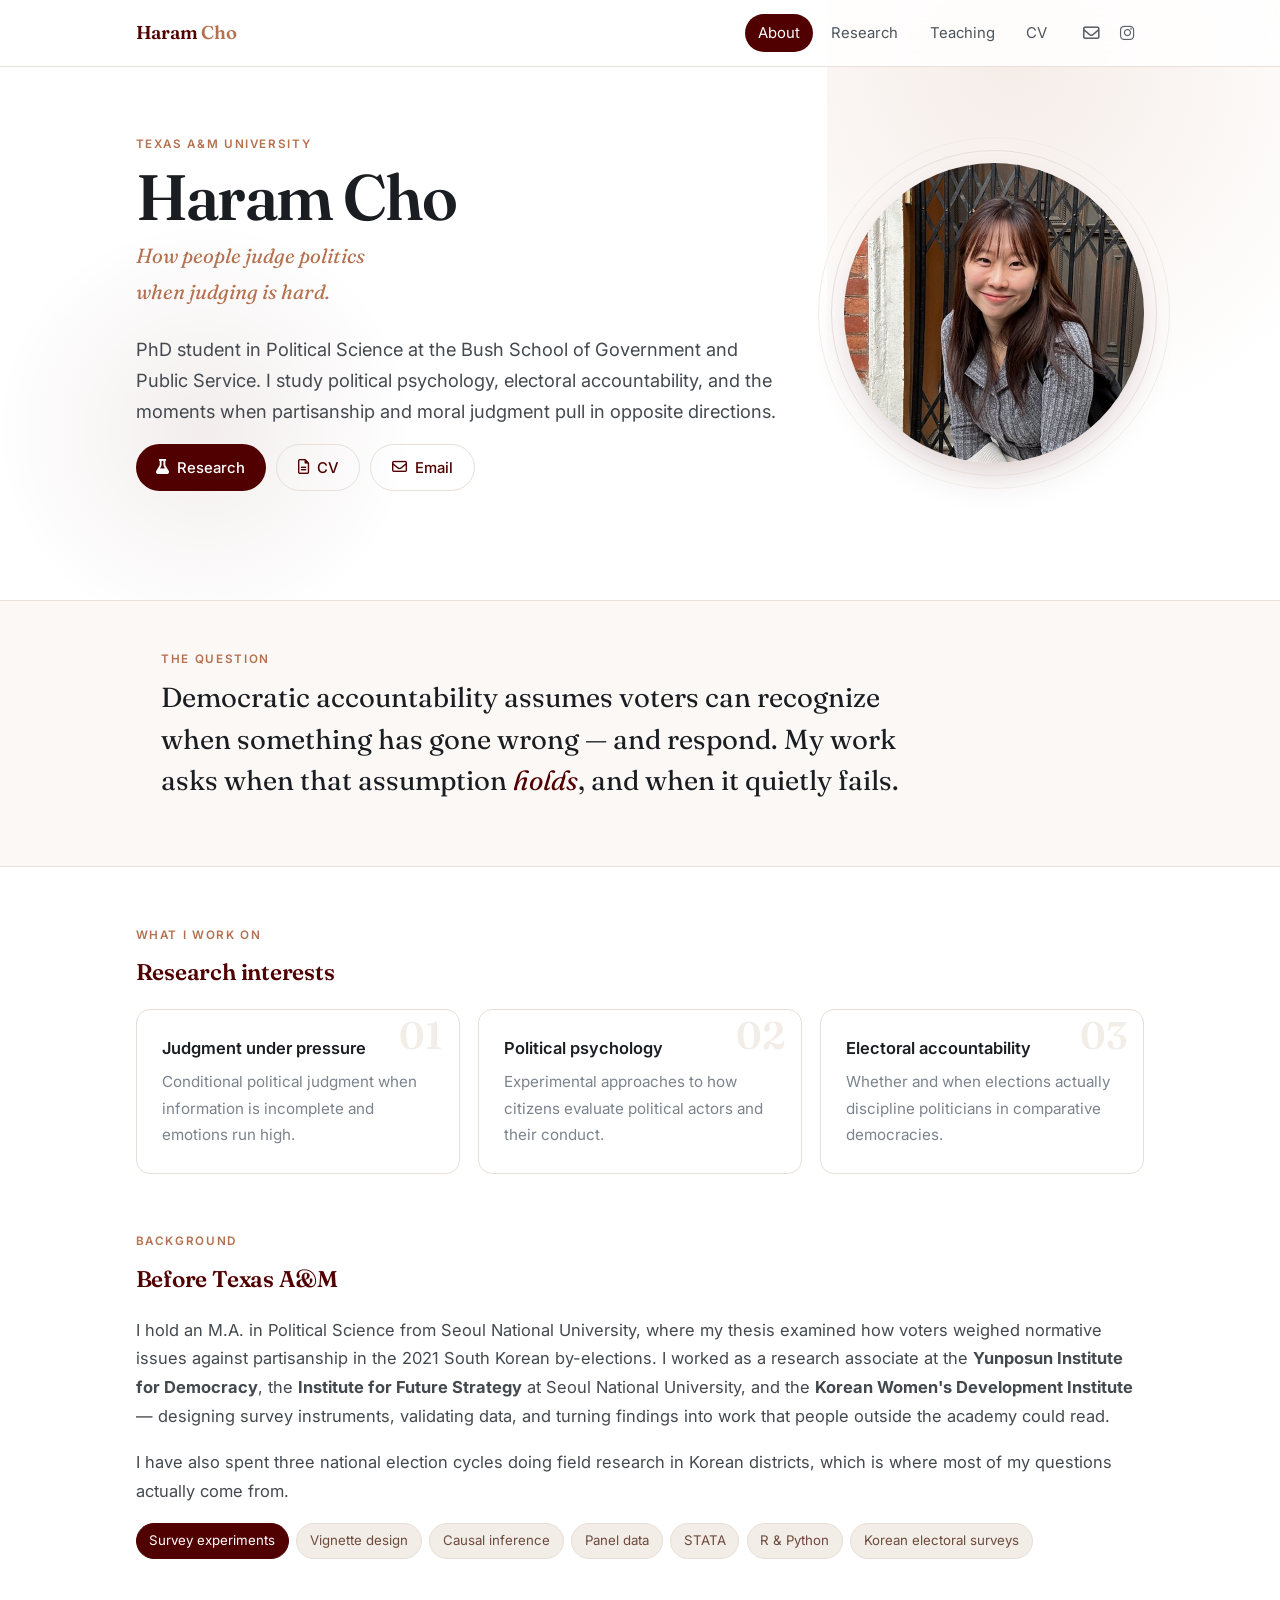
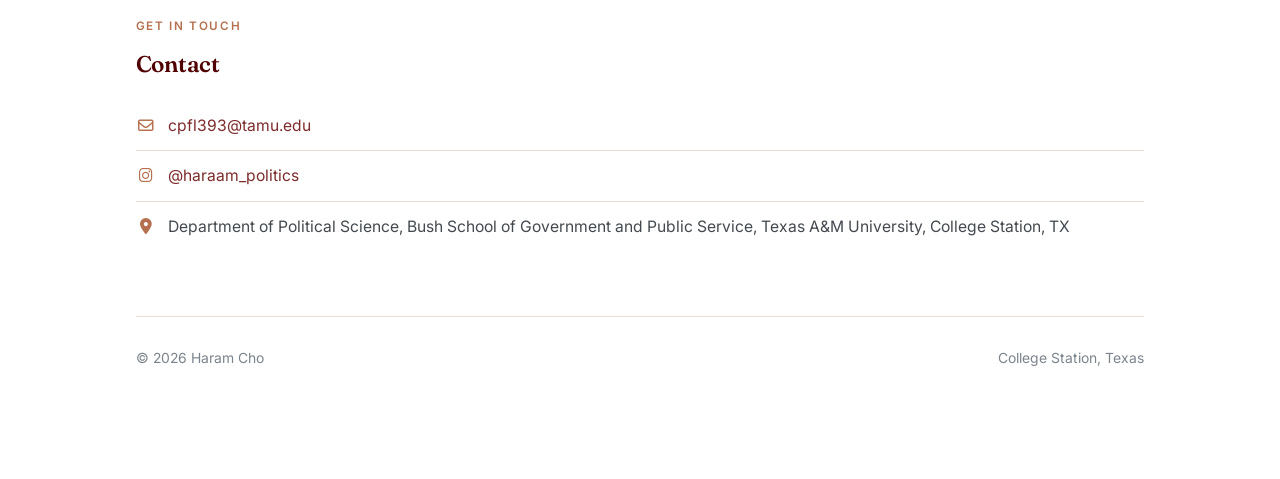
<file: index.html>
<!DOCTYPE html>
<html lang="en">
<head>
<meta charset="utf-8">
<meta name="viewport" content="width=device-width, initial-scale=1">
<title>Haram Cho | Political Science, Texas A&M University</title>
<meta name="description" content="PhD student in Political Science at Texas A&M University. Political psychology, electoral accountability, and experimental methods.">
<meta property="og:title" content="Haram Cho | Political Science, Texas A&M University">
<meta property="og:description" content="PhD student in Political Science at Texas A&M University. Political psychology, electoral accountability, and experimental methods.">
<meta property="og:type" content="website">
<link rel="preconnect" href="https://fonts.googleapis.com">
<link rel="preconnect" href="https://fonts.gstatic.com" crossorigin>
<link href="https://fonts.googleapis.com/css2?family=Fraunces:opsz,wght@9..144,400;9..144,600;9..144,700&family=Inter:wght@300;400;500;600&display=swap" rel="stylesheet">
<link href="https://cdnjs.cloudflare.com/ajax/libs/font-awesome/6.5.1/css/all.min.css" rel="stylesheet">
<style>
:root{
  --maroon:#500000; --maroon-lt:#7d2b2b; --clay:#B5714F; --gold:#C9A227;
  --ink:#1a1d21; --body:#43494f; --muted:#7b838c;
  --cream:#FBF8F5; --sand:#F3EDE7; --line:#E7DFD8;
}
*{box-sizing:border-box;margin:0;padding:0}
html{scroll-behavior:smooth}
body{background:#fff;color:var(--body);font-family:Inter,-apple-system,BlinkMacSystemFont,"Apple SD Gothic Neo",sans-serif;font-size:16.5px;line-height:1.75;-webkit-font-smoothing:antialiased}
a{color:var(--maroon-lt);text-decoration:none}
a:hover{color:var(--maroon)}
img{max-width:100%}

/* nav */
.nav{position:sticky;top:0;z-index:80;background:rgba(255,255,255,.86);backdrop-filter:saturate(180%) blur(14px);-webkit-backdrop-filter:saturate(180%) blur(14px);border-bottom:1px solid var(--line)}
.nav-in{max-width:1060px;margin:0 auto;padding:.9rem 1.6rem;display:flex;align-items:center;gap:.35rem;flex-wrap:wrap}
.brand{font-family:Fraunces,Georgia,serif;font-weight:600;font-size:1.16rem;color:var(--maroon);margin-right:auto;letter-spacing:-.01em}
.brand span{color:var(--clay)}
.nav a.pg{font-size:.93rem;color:#4d545b;padding:.35rem .8rem;border-radius:99px;transition:.18s}
.nav a.pg:hover{background:var(--sand);color:var(--maroon)}
.nav a.pg.active{background:var(--maroon);color:#fff}
.icons{margin-left:.6rem;display:flex;gap:.1rem}
.icons a{width:34px;height:34px;display:grid;place-items:center;border-radius:99px;color:#5b6169;transition:.18s}
.icons a:hover{background:var(--maroon);color:#fff}

main{max-width:1060px;margin:0 auto;padding:0 1.6rem 5rem}

/* type */
.serif{font-family:Fraunces,Georgia,serif}
.eyebrow{font-size:.73rem;font-weight:600;letter-spacing:.14em;text-transform:uppercase;color:var(--clay);margin-bottom:.5rem}
h1.big{font-family:Fraunces,Georgia,serif;font-size:clamp(2.6rem,6vw,4rem);line-height:1.06;font-weight:600;color:var(--ink);letter-spacing:-.025em}
h1.pg-title{font-family:Fraunces,Georgia,serif;font-size:clamp(2rem,4vw,2.7rem);font-weight:600;color:var(--ink);letter-spacing:-.02em;margin-bottom:.4rem}
h2{font-family:Fraunces,Georgia,serif;font-size:1.42rem;font-weight:600;color:var(--maroon);margin:0 0 1rem;letter-spacing:-.01em}
h3{font-size:1.03rem;font-weight:600;color:var(--ink)}
.lede{font-size:1.14rem;color:var(--body);line-height:1.7}
p{margin-bottom:1.05rem}
.sec{margin-top:3.6rem}
.pg-head{padding-top:3rem}

/* hero */
.hero{position:relative;padding:4.2rem 0 3.4rem;display:grid;grid-template-columns:1fr 300px;gap:4rem;align-items:center}
.hero::before{content:"";position:absolute;inset:-40% -30% auto auto;width:620px;height:620px;background:radial-gradient(circle at 30% 30%,rgba(181,113,79,.13),transparent 62%);z-index:-1;pointer-events:none}
.hero::after{content:"";position:absolute;left:-16%;bottom:-24%;width:460px;height:460px;background:radial-gradient(circle,rgba(80,0,0,.07),transparent 64%);z-index:-1;pointer-events:none}
.tagline{font-family:Fraunces,Georgia,serif;font-size:1.28rem;font-style:italic;color:var(--clay);margin:.5rem 0 1.5rem;font-weight:400}
.photo-wrap{position:relative}
.photo{width:100%;aspect-ratio:1;object-fit:cover;border-radius:50%;display:block;box-shadow:0 18px 46px -18px rgba(80,0,0,.32)}
.photo-ring{position:absolute;inset:-13px;border:1px solid var(--line);border-radius:50%;pointer-events:none}
.photo-ring.two{inset:-26px;border-color:#f2ece7}

/* chips */
.chips{display:flex;flex-wrap:wrap;gap:.45rem;margin:1.1rem 0}
.chip{font-size:.83rem;padding:.32rem .8rem;border-radius:99px;background:var(--sand);color:#6c4a3c;border:1px solid #e8ded5}
.chip.dark{background:var(--maroon);color:#fff;border-color:var(--maroon)}

/* band */
.band{background:var(--cream);border-top:1px solid var(--line);border-bottom:1px solid var(--line);margin:3.4rem calc(50% - 50vw);padding:3rem calc(50vw - 50% + 1.6rem)}
.quote{font-family:Fraunces,Georgia,serif;font-size:clamp(1.25rem,2.6vw,1.72rem);line-height:1.5;color:var(--ink);font-weight:400;max-width:44ch}
.quote em{color:var(--maroon);font-style:italic}

/* cards */
.grid{display:grid;gap:1.1rem}
.g3{grid-template-columns:repeat(3,1fr)}
.g2{grid-template-columns:repeat(2,1fr)}
.card{border:1px solid var(--line);border-radius:14px;padding:1.5rem 1.6rem;background:#fff;transition:.2s;position:relative;overflow:hidden}
.card:hover{transform:translateY(-3px);box-shadow:0 14px 34px -18px rgba(26,29,33,.28);border-color:#dcd0c6}
.card .num{font-family:Fraunces,Georgia,serif;font-size:2.4rem;color:var(--sand);position:absolute;top:.4rem;right:1rem;line-height:1;font-weight:600}
.card h3{margin-bottom:.4rem}
.card p{font-size:.95rem;color:var(--muted);margin:0}

.paper{border-left:3px solid var(--maroon);padding:.2rem 0 .2rem 1.3rem;margin-bottom:2rem}
.paper .status{font-size:.78rem;letter-spacing:.08em;text-transform:uppercase;color:var(--clay);font-weight:600}
.paper h3{font-family:Fraunces,Georgia,serif;font-size:1.2rem;font-weight:600;color:var(--ink);margin:.3rem 0 .5rem;line-height:1.4}
.paper p{font-size:.96rem;color:var(--muted);margin:0}

/* timeline */
.tl{position:relative;padding-left:1.9rem}
.tl::before{content:"";position:absolute;left:5px;top:.6rem;bottom:.6rem;width:1px;background:var(--line)}
.tl-item{position:relative;margin-bottom:2rem}
.tl-item::before{content:"";position:absolute;left:-1.9rem;top:.55rem;width:11px;height:11px;border-radius:50%;background:#fff;border:2px solid var(--clay)}
.tl-item.now::before{background:var(--maroon);border-color:var(--maroon);box-shadow:0 0 0 4px rgba(80,0,0,.1)}
.tl-when{font-size:.82rem;letter-spacing:.05em;color:var(--clay);font-weight:600;text-transform:uppercase}
.tl-item h3{margin:.15rem 0 .1rem;font-size:1.05rem}
.tl-where{font-size:.93rem;color:var(--muted);margin-bottom:.5rem}
.tl-item ul{margin:.4rem 0 0 1.1rem;font-size:.95rem;color:var(--body)}
.tl-item li{margin-bottom:.25rem}

/* misc */
.btn{display:inline-flex;align-items:center;gap:.5rem;background:var(--maroon);color:#fff;border-radius:99px;padding:.6rem 1.3rem;font-size:.93rem;font-weight:500;transition:.2s}
.btn:hover{background:#3d0000;color:#fff;transform:translateY(-1px)}
.btn.ghost{background:transparent;color:var(--maroon);border:1px solid var(--line)}
.btn.ghost:hover{background:var(--maroon);color:#fff;border-color:var(--maroon)}
.actions{display:flex;gap:.6rem;flex-wrap:wrap;margin-top:.4rem}
.dl{display:grid;grid-template-columns:190px 1fr;gap:.5rem 1.4rem;font-size:.97rem}
.dl dt{font-weight:600;color:var(--ink)}
.dl dd{color:var(--muted)}
.note{background:var(--cream);border-left:3px solid var(--gold);border-radius:0 10px 10px 0;padding:.9rem 1.2rem;font-size:.94rem;color:#5c5348}
.contact-row{display:flex;align-items:center;gap:.75rem;padding:.7rem 0;border-bottom:1px solid var(--line);font-size:.98rem}
.contact-row i{color:var(--clay);width:20px;text-align:center}
footer{border-top:1px solid var(--line);margin-top:4rem;padding:1.8rem 0;display:flex;justify-content:space-between;color:var(--muted);font-size:.87rem;flex-wrap:wrap;gap:.5rem}

@media(max-width:880px){
  .hero{grid-template-columns:1fr;gap:2.4rem;padding-top:2.6rem}
  .photo-wrap{max-width:230px;order:-1}
  .g3,.g2{grid-template-columns:1fr}
  .dl{grid-template-columns:1fr;gap:.1rem 0}
  .dl dd{margin-bottom:.8rem}
}
</style>
</head>
<body>
<div class="nav"><div class="nav-in">
  <a class="brand" href="index.html">Haram <span>Cho</span></a>
  <a class="pg active" href="index.html">About</a><a class="pg" href="research.html">Research</a><a class="pg" href="teaching.html">Teaching</a><a class="pg" href="cv.html">CV</a>
  <span class="icons">
    <a href="mailto:cpfl393@tamu.edu" title="Email" aria-label="Email"><i class="fa-regular fa-envelope"></i></a>
    <a href="https://instagram.com/haraam_politics" title="Instagram" aria-label="Instagram"><i class="fa-brands fa-instagram"></i></a>
  </span>
</div></div>
<main>

  <div class="hero">
    <div>
      <div class="eyebrow">Texas A&amp;M University</div>
      <h1 class="big">Haram Cho</h1>
      <p class="tagline">How people judge politics<br>when judging is hard.</p>
      <p class="lede">PhD student in Political Science at the Bush School of Government
        and Public Service. I study political psychology, electoral accountability,
        and the moments when partisanship and moral judgment pull in opposite directions.</p>
      <div class="actions">
        <a class="btn" href="research.html"><i class="fa-solid fa-flask"></i> Research</a>
        <a class="btn ghost" href="cv.html"><i class="fa-regular fa-file-lines"></i> CV</a>
        <a class="btn ghost" href="mailto:cpfl393@tamu.edu"><i class="fa-regular fa-envelope"></i> Email</a>
      </div>
    </div>
    <div class="photo-wrap">
      <img class="photo" src="[data-uri]" alt="Haram Cho">
      <div class="photo-ring"></div>
      <div class="photo-ring two"></div>
    </div>
  </div>

  <div class="band">
    <div class="eyebrow">The question</div>
    <p class="quote">Democratic accountability assumes voters can recognize when
      something has gone wrong &mdash; and respond. My work asks when that assumption
      <em>holds</em>, and when it quietly fails.</p>
  </div>

  <div class="sec">
    <div class="eyebrow">What I work on</div>
    <h2>Research interests</h2>
    <div class="grid g3">
      <div class="card"><div class="num">01</div>
        <h3>Judgment under pressure</h3>
        <p>Conditional political judgment when information is incomplete and emotions run high.</p></div>
      <div class="card"><div class="num">02</div>
        <h3>Political psychology</h3>
        <p>Experimental approaches to how citizens evaluate political actors and their conduct.</p></div>
      <div class="card"><div class="num">03</div>
        <h3>Electoral accountability</h3>
        <p>Whether and when elections actually discipline politicians in comparative democracies.</p></div>
    </div>
  </div>

  <div class="sec">
    <div class="eyebrow">Background</div>
    <h2>Before Texas A&amp;M</h2>
    <p>I hold an M.A. in Political Science from Seoul National University, where my
      thesis examined how voters weighed normative issues against partisanship in the
      2021 South Korean by-elections. I worked as a research associate at the
      <strong>Yunposun Institute for Democracy</strong>, the
      <strong>Institute for Future Strategy</strong> at Seoul National University, and the
      <strong>Korean Women's Development Institute</strong> &mdash; designing survey instruments,
      validating data, and turning findings into work that people outside the academy could read.</p>
    <p>I have also spent three national election cycles doing field research in Korean
      districts, which is where most of my questions actually come from.</p>
    <div class="chips">
      <span class="chip dark">Survey experiments</span>
      <span class="chip">Vignette design</span>
      <span class="chip">Causal inference</span>
      <span class="chip">Panel data</span>
      <span class="chip">STATA</span>
      <span class="chip">R &amp; Python</span>
      <span class="chip">Korean electoral surveys</span>
    </div>
  </div>

  <div class="sec">
    <div class="eyebrow">Get in touch</div>
    <h2>Contact</h2>
    <div class="contact-row"><i class="fa-regular fa-envelope"></i>
      <a href="mailto:cpfl393@tamu.edu">cpfl393@tamu.edu</a></div>
    <div class="contact-row"><i class="fa-brands fa-instagram"></i>
      <a href="https://instagram.com/haraam_politics">@haraam_politics</a></div>
    <div class="contact-row" style="border:0"><i class="fa-solid fa-location-dot"></i>
      Department of Political Science, Bush School of Government and Public Service,
      Texas A&amp;M University, College Station, TX</div>
  </div>

<footer>
  <span>&copy; 2026 Haram Cho</span>
  <span>College Station, Texas</span>
</footer>
</main>
</body>
</html>
</file>
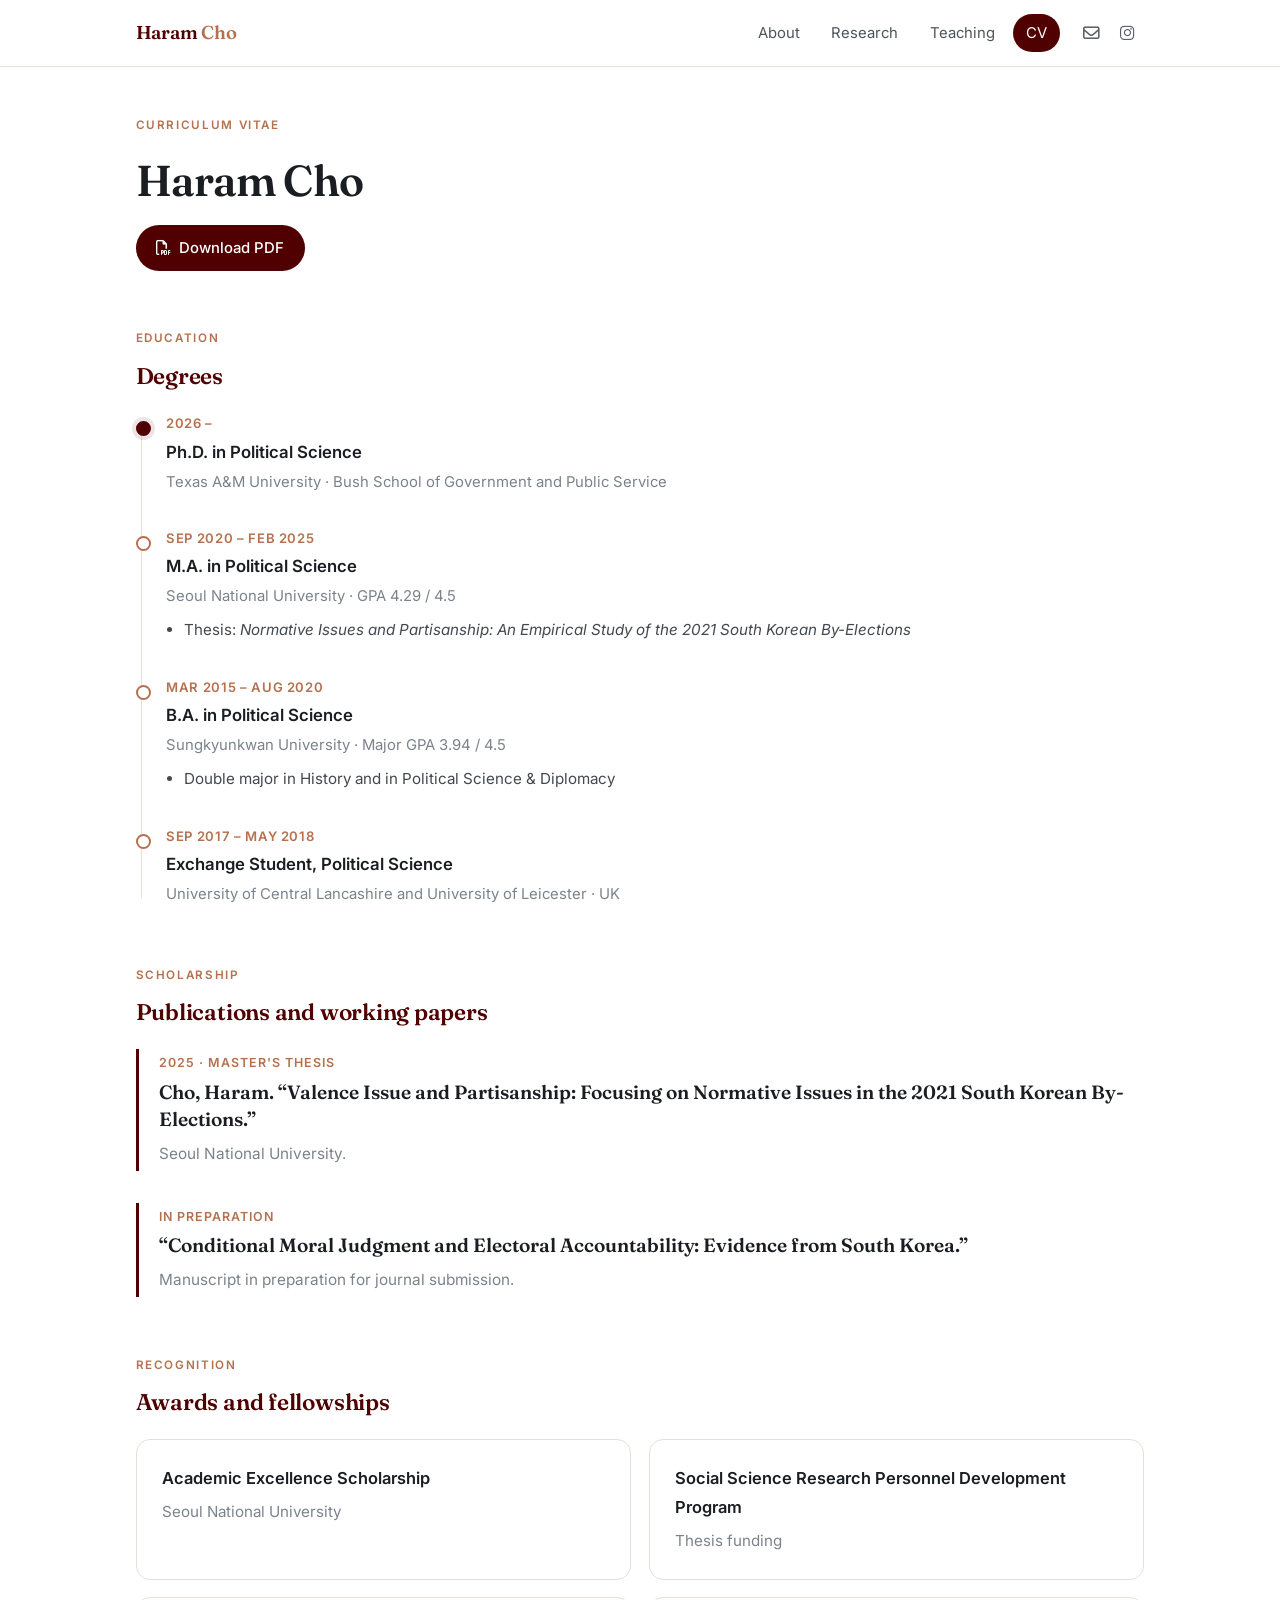
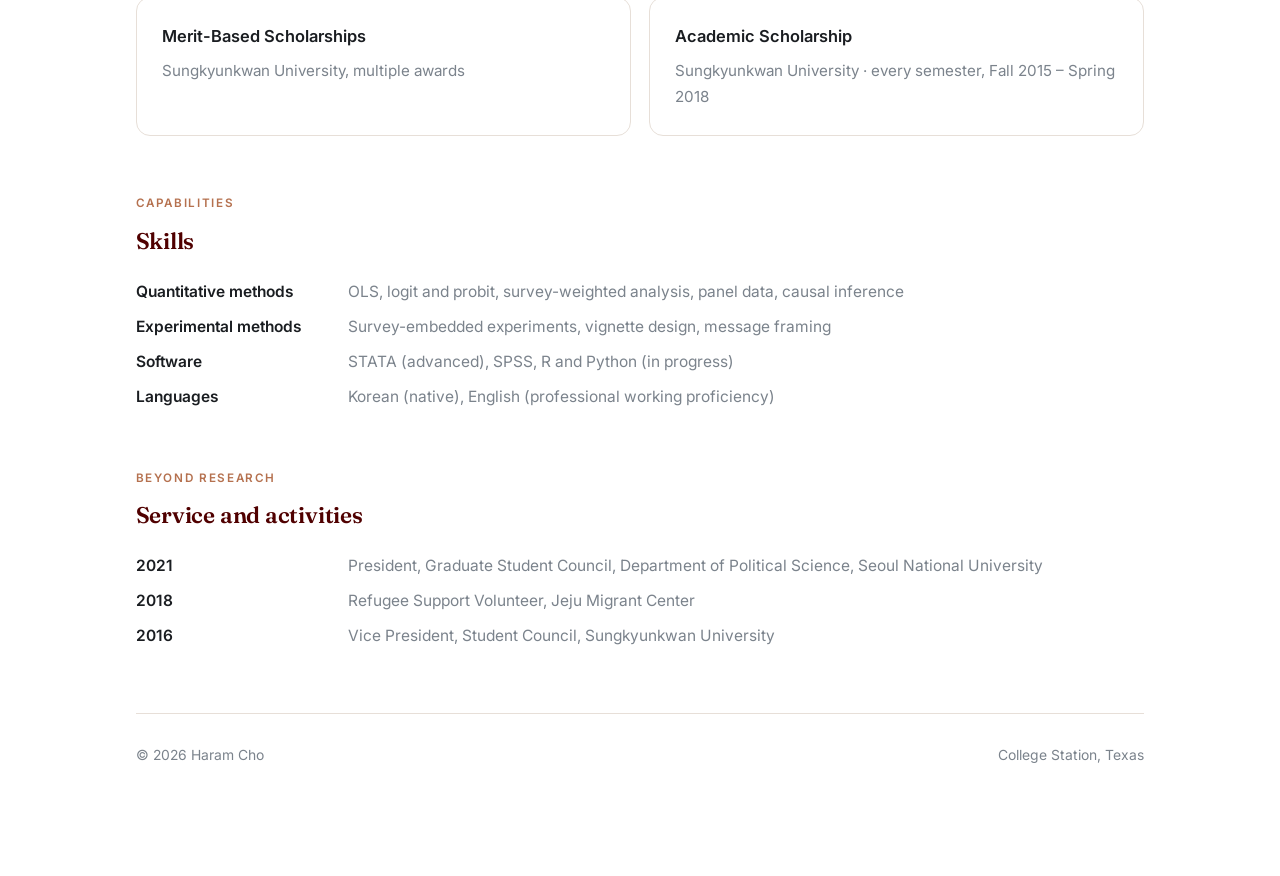
<file: cv.html>
<!DOCTYPE html>
<html lang="en">
<head>
<meta charset="utf-8">
<meta name="viewport" content="width=device-width, initial-scale=1">
<title>CV | Haram Cho</title>
<meta name="description" content="Curriculum vitae of Haram Cho.">
<meta property="og:title" content="CV | Haram Cho">
<meta property="og:description" content="Curriculum vitae of Haram Cho.">
<meta property="og:type" content="website">
<link rel="preconnect" href="https://fonts.googleapis.com">
<link rel="preconnect" href="https://fonts.gstatic.com" crossorigin>
<link href="https://fonts.googleapis.com/css2?family=Fraunces:opsz,wght@9..144,400;9..144,600;9..144,700&family=Inter:wght@300;400;500;600&display=swap" rel="stylesheet">
<link href="https://cdnjs.cloudflare.com/ajax/libs/font-awesome/6.5.1/css/all.min.css" rel="stylesheet">
<style>
:root{
  --maroon:#500000; --maroon-lt:#7d2b2b; --clay:#B5714F; --gold:#C9A227;
  --ink:#1a1d21; --body:#43494f; --muted:#7b838c;
  --cream:#FBF8F5; --sand:#F3EDE7; --line:#E7DFD8;
}
*{box-sizing:border-box;margin:0;padding:0}
html{scroll-behavior:smooth}
body{background:#fff;color:var(--body);font-family:Inter,-apple-system,BlinkMacSystemFont,"Apple SD Gothic Neo",sans-serif;font-size:16.5px;line-height:1.75;-webkit-font-smoothing:antialiased}
a{color:var(--maroon-lt);text-decoration:none}
a:hover{color:var(--maroon)}
img{max-width:100%}

/* nav */
.nav{position:sticky;top:0;z-index:80;background:rgba(255,255,255,.86);backdrop-filter:saturate(180%) blur(14px);-webkit-backdrop-filter:saturate(180%) blur(14px);border-bottom:1px solid var(--line)}
.nav-in{max-width:1060px;margin:0 auto;padding:.9rem 1.6rem;display:flex;align-items:center;gap:.35rem;flex-wrap:wrap}
.brand{font-family:Fraunces,Georgia,serif;font-weight:600;font-size:1.16rem;color:var(--maroon);margin-right:auto;letter-spacing:-.01em}
.brand span{color:var(--clay)}
.nav a.pg{font-size:.93rem;color:#4d545b;padding:.35rem .8rem;border-radius:99px;transition:.18s}
.nav a.pg:hover{background:var(--sand);color:var(--maroon)}
.nav a.pg.active{background:var(--maroon);color:#fff}
.icons{margin-left:.6rem;display:flex;gap:.1rem}
.icons a{width:34px;height:34px;display:grid;place-items:center;border-radius:99px;color:#5b6169;transition:.18s}
.icons a:hover{background:var(--maroon);color:#fff}

main{max-width:1060px;margin:0 auto;padding:0 1.6rem 5rem}

/* type */
.serif{font-family:Fraunces,Georgia,serif}
.eyebrow{font-size:.73rem;font-weight:600;letter-spacing:.14em;text-transform:uppercase;color:var(--clay);margin-bottom:.5rem}
h1.big{font-family:Fraunces,Georgia,serif;font-size:clamp(2.6rem,6vw,4rem);line-height:1.06;font-weight:600;color:var(--ink);letter-spacing:-.025em}
h1.pg-title{font-family:Fraunces,Georgia,serif;font-size:clamp(2rem,4vw,2.7rem);font-weight:600;color:var(--ink);letter-spacing:-.02em;margin-bottom:.4rem}
h2{font-family:Fraunces,Georgia,serif;font-size:1.42rem;font-weight:600;color:var(--maroon);margin:0 0 1rem;letter-spacing:-.01em}
h3{font-size:1.03rem;font-weight:600;color:var(--ink)}
.lede{font-size:1.14rem;color:var(--body);line-height:1.7}
p{margin-bottom:1.05rem}
.sec{margin-top:3.6rem}
.pg-head{padding-top:3rem}

/* hero */
.hero{position:relative;padding:4.2rem 0 3.4rem;display:grid;grid-template-columns:1fr 300px;gap:4rem;align-items:center}
.hero::before{content:"";position:absolute;inset:-40% -30% auto auto;width:620px;height:620px;background:radial-gradient(circle at 30% 30%,rgba(181,113,79,.13),transparent 62%);z-index:-1;pointer-events:none}
.hero::after{content:"";position:absolute;left:-16%;bottom:-24%;width:460px;height:460px;background:radial-gradient(circle,rgba(80,0,0,.07),transparent 64%);z-index:-1;pointer-events:none}
.tagline{font-family:Fraunces,Georgia,serif;font-size:1.28rem;font-style:italic;color:var(--clay);margin:.5rem 0 1.5rem;font-weight:400}
.photo-wrap{position:relative}
.photo{width:100%;aspect-ratio:1;object-fit:cover;border-radius:50%;display:block;box-shadow:0 18px 46px -18px rgba(80,0,0,.32)}
.photo-ring{position:absolute;inset:-13px;border:1px solid var(--line);border-radius:50%;pointer-events:none}
.photo-ring.two{inset:-26px;border-color:#f2ece7}

/* chips */
.chips{display:flex;flex-wrap:wrap;gap:.45rem;margin:1.1rem 0}
.chip{font-size:.83rem;padding:.32rem .8rem;border-radius:99px;background:var(--sand);color:#6c4a3c;border:1px solid #e8ded5}
.chip.dark{background:var(--maroon);color:#fff;border-color:var(--maroon)}

/* band */
.band{background:var(--cream);border-top:1px solid var(--line);border-bottom:1px solid var(--line);margin:3.4rem calc(50% - 50vw);padding:3rem calc(50vw - 50% + 1.6rem)}
.quote{font-family:Fraunces,Georgia,serif;font-size:clamp(1.25rem,2.6vw,1.72rem);line-height:1.5;color:var(--ink);font-weight:400;max-width:44ch}
.quote em{color:var(--maroon);font-style:italic}

/* cards */
.grid{display:grid;gap:1.1rem}
.g3{grid-template-columns:repeat(3,1fr)}
.g2{grid-template-columns:repeat(2,1fr)}
.card{border:1px solid var(--line);border-radius:14px;padding:1.5rem 1.6rem;background:#fff;transition:.2s;position:relative;overflow:hidden}
.card:hover{transform:translateY(-3px);box-shadow:0 14px 34px -18px rgba(26,29,33,.28);border-color:#dcd0c6}
.card .num{font-family:Fraunces,Georgia,serif;font-size:2.4rem;color:var(--sand);position:absolute;top:.4rem;right:1rem;line-height:1;font-weight:600}
.card h3{margin-bottom:.4rem}
.card p{font-size:.95rem;color:var(--muted);margin:0}

.paper{border-left:3px solid var(--maroon);padding:.2rem 0 .2rem 1.3rem;margin-bottom:2rem}
.paper .status{font-size:.78rem;letter-spacing:.08em;text-transform:uppercase;color:var(--clay);font-weight:600}
.paper h3{font-family:Fraunces,Georgia,serif;font-size:1.2rem;font-weight:600;color:var(--ink);margin:.3rem 0 .5rem;line-height:1.4}
.paper p{font-size:.96rem;color:var(--muted);margin:0}

/* timeline */
.tl{position:relative;padding-left:1.9rem}
.tl::before{content:"";position:absolute;left:5px;top:.6rem;bottom:.6rem;width:1px;background:var(--line)}
.tl-item{position:relative;margin-bottom:2rem}
.tl-item::before{content:"";position:absolute;left:-1.9rem;top:.55rem;width:11px;height:11px;border-radius:50%;background:#fff;border:2px solid var(--clay)}
.tl-item.now::before{background:var(--maroon);border-color:var(--maroon);box-shadow:0 0 0 4px rgba(80,0,0,.1)}
.tl-when{font-size:.82rem;letter-spacing:.05em;color:var(--clay);font-weight:600;text-transform:uppercase}
.tl-item h3{margin:.15rem 0 .1rem;font-size:1.05rem}
.tl-where{font-size:.93rem;color:var(--muted);margin-bottom:.5rem}
.tl-item ul{margin:.4rem 0 0 1.1rem;font-size:.95rem;color:var(--body)}
.tl-item li{margin-bottom:.25rem}

/* misc */
.btn{display:inline-flex;align-items:center;gap:.5rem;background:var(--maroon);color:#fff;border-radius:99px;padding:.6rem 1.3rem;font-size:.93rem;font-weight:500;transition:.2s}
.btn:hover{background:#3d0000;color:#fff;transform:translateY(-1px)}
.btn.ghost{background:transparent;color:var(--maroon);border:1px solid var(--line)}
.btn.ghost:hover{background:var(--maroon);color:#fff;border-color:var(--maroon)}
.actions{display:flex;gap:.6rem;flex-wrap:wrap;margin-top:.4rem}
.dl{display:grid;grid-template-columns:190px 1fr;gap:.5rem 1.4rem;font-size:.97rem}
.dl dt{font-weight:600;color:var(--ink)}
.dl dd{color:var(--muted)}
.note{background:var(--cream);border-left:3px solid var(--gold);border-radius:0 10px 10px 0;padding:.9rem 1.2rem;font-size:.94rem;color:#5c5348}
.contact-row{display:flex;align-items:center;gap:.75rem;padding:.7rem 0;border-bottom:1px solid var(--line);font-size:.98rem}
.contact-row i{color:var(--clay);width:20px;text-align:center}
footer{border-top:1px solid var(--line);margin-top:4rem;padding:1.8rem 0;display:flex;justify-content:space-between;color:var(--muted);font-size:.87rem;flex-wrap:wrap;gap:.5rem}

@media(max-width:880px){
  .hero{grid-template-columns:1fr;gap:2.4rem;padding-top:2.6rem}
  .photo-wrap{max-width:230px;order:-1}
  .g3,.g2{grid-template-columns:1fr}
  .dl{grid-template-columns:1fr;gap:.1rem 0}
  .dl dd{margin-bottom:.8rem}
}
</style>
</head>
<body>
<div class="nav"><div class="nav-in">
  <a class="brand" href="index.html">Haram <span>Cho</span></a>
  <a class="pg" href="index.html">About</a><a class="pg" href="research.html">Research</a><a class="pg" href="teaching.html">Teaching</a><a class="pg active" href="cv.html">CV</a>
  <span class="icons">
    <a href="mailto:cpfl393@tamu.edu" title="Email" aria-label="Email"><i class="fa-regular fa-envelope"></i></a>
    <a href="https://instagram.com/haraam_politics" title="Instagram" aria-label="Instagram"><i class="fa-brands fa-instagram"></i></a>
  </span>
</div></div>
<main>

  <div class="pg-head">
    <div class="eyebrow">Curriculum Vitae</div>
    <h1 class="pg-title">Haram Cho</h1>
    <div class="actions"><a class="btn" href="Haram_Cho_CV.pdf"><i class="fa-regular fa-file-pdf"></i> Download PDF</a></div>
  </div>

  <div class="sec">
    <div class="eyebrow">Education</div>
    <h2>Degrees</h2>
    <div class="tl">
      <div class="tl-item now">
        <div class="tl-when">2026 &ndash;</div>
        <h3>Ph.D. in Political Science</h3>
        <div class="tl-where">Texas A&amp;M University &middot; Bush School of Government and Public Service</div>
      </div>
      <div class="tl-item">
        <div class="tl-when">Sep 2020 &ndash; Feb 2025</div>
        <h3>M.A. in Political Science</h3>
        <div class="tl-where">Seoul National University &middot; GPA 4.29 / 4.5</div>
        <ul><li>Thesis: <em>Normative Issues and Partisanship: An Empirical Study of the 2021 South Korean By-Elections</em></li></ul>
      </div>
      <div class="tl-item">
        <div class="tl-when">Mar 2015 &ndash; Aug 2020</div>
        <h3>B.A. in Political Science</h3>
        <div class="tl-where">Sungkyunkwan University &middot; Major GPA 3.94 / 4.5</div>
        <ul><li>Double major in History and in Political Science &amp; Diplomacy</li></ul>
      </div>
      <div class="tl-item">
        <div class="tl-when">Sep 2017 &ndash; May 2018</div>
        <h3>Exchange Student, Political Science</h3>
        <div class="tl-where">University of Central Lancashire and University of Leicester &middot; UK</div>
      </div>
    </div>
  </div>

  <div class="sec">
    <div class="eyebrow">Scholarship</div>
    <h2>Publications and working papers</h2>
    <div class="paper">
      <div class="status">2025 &middot; Master's thesis</div>
      <h3>Cho, Haram. &ldquo;Valence Issue and Partisanship: Focusing on Normative Issues in the 2021 South Korean By-Elections.&rdquo;</h3>
      <p>Seoul National University.</p>
    </div>
    <div class="paper">
      <div class="status">In preparation</div>
      <h3>&ldquo;Conditional Moral Judgment and Electoral Accountability: Evidence from South Korea.&rdquo;</h3>
      <p>Manuscript in preparation for journal submission.</p>
    </div>
  </div>

  <div class="sec">
    <div class="eyebrow">Recognition</div>
    <h2>Awards and fellowships</h2>
    <div class="grid g2">
      <div class="card"><h3>Academic Excellence Scholarship</h3><p>Seoul National University</p></div>
      <div class="card"><h3>Social Science Research Personnel Development Program</h3><p>Thesis funding</p></div>
      <div class="card"><h3>Merit-Based Scholarships</h3><p>Sungkyunkwan University, multiple awards</p></div>
      <div class="card"><h3>Academic Scholarship</h3><p>Sungkyunkwan University &middot; every semester, Fall 2015 &ndash; Spring 2018</p></div>
    </div>
  </div>

  <div class="sec">
    <div class="eyebrow">Capabilities</div>
    <h2>Skills</h2>
    <dl class="dl">
      <dt>Quantitative methods</dt><dd>OLS, logit and probit, survey-weighted analysis, panel data, causal inference</dd>
      <dt>Experimental methods</dt><dd>Survey-embedded experiments, vignette design, message framing</dd>
      <dt>Software</dt><dd>STATA (advanced), SPSS, R and Python (in progress)</dd>
      <dt>Languages</dt><dd>Korean (native), English (professional working proficiency)</dd>
    </dl>
  </div>

  <div class="sec">
    <div class="eyebrow">Beyond research</div>
    <h2>Service and activities</h2>
    <dl class="dl">
      <dt>2021</dt><dd>President, Graduate Student Council, Department of Political Science, Seoul National University</dd>
      <dt>2018</dt><dd>Refugee Support Volunteer, Jeju Migrant Center</dd>
      <dt>2016</dt><dd>Vice President, Student Council, Sungkyunkwan University</dd>
    </dl>
  </div>

<footer>
  <span>&copy; 2026 Haram Cho</span>
  <span>College Station, Texas</span>
</footer>
</main>
</body>
</html>
</file>
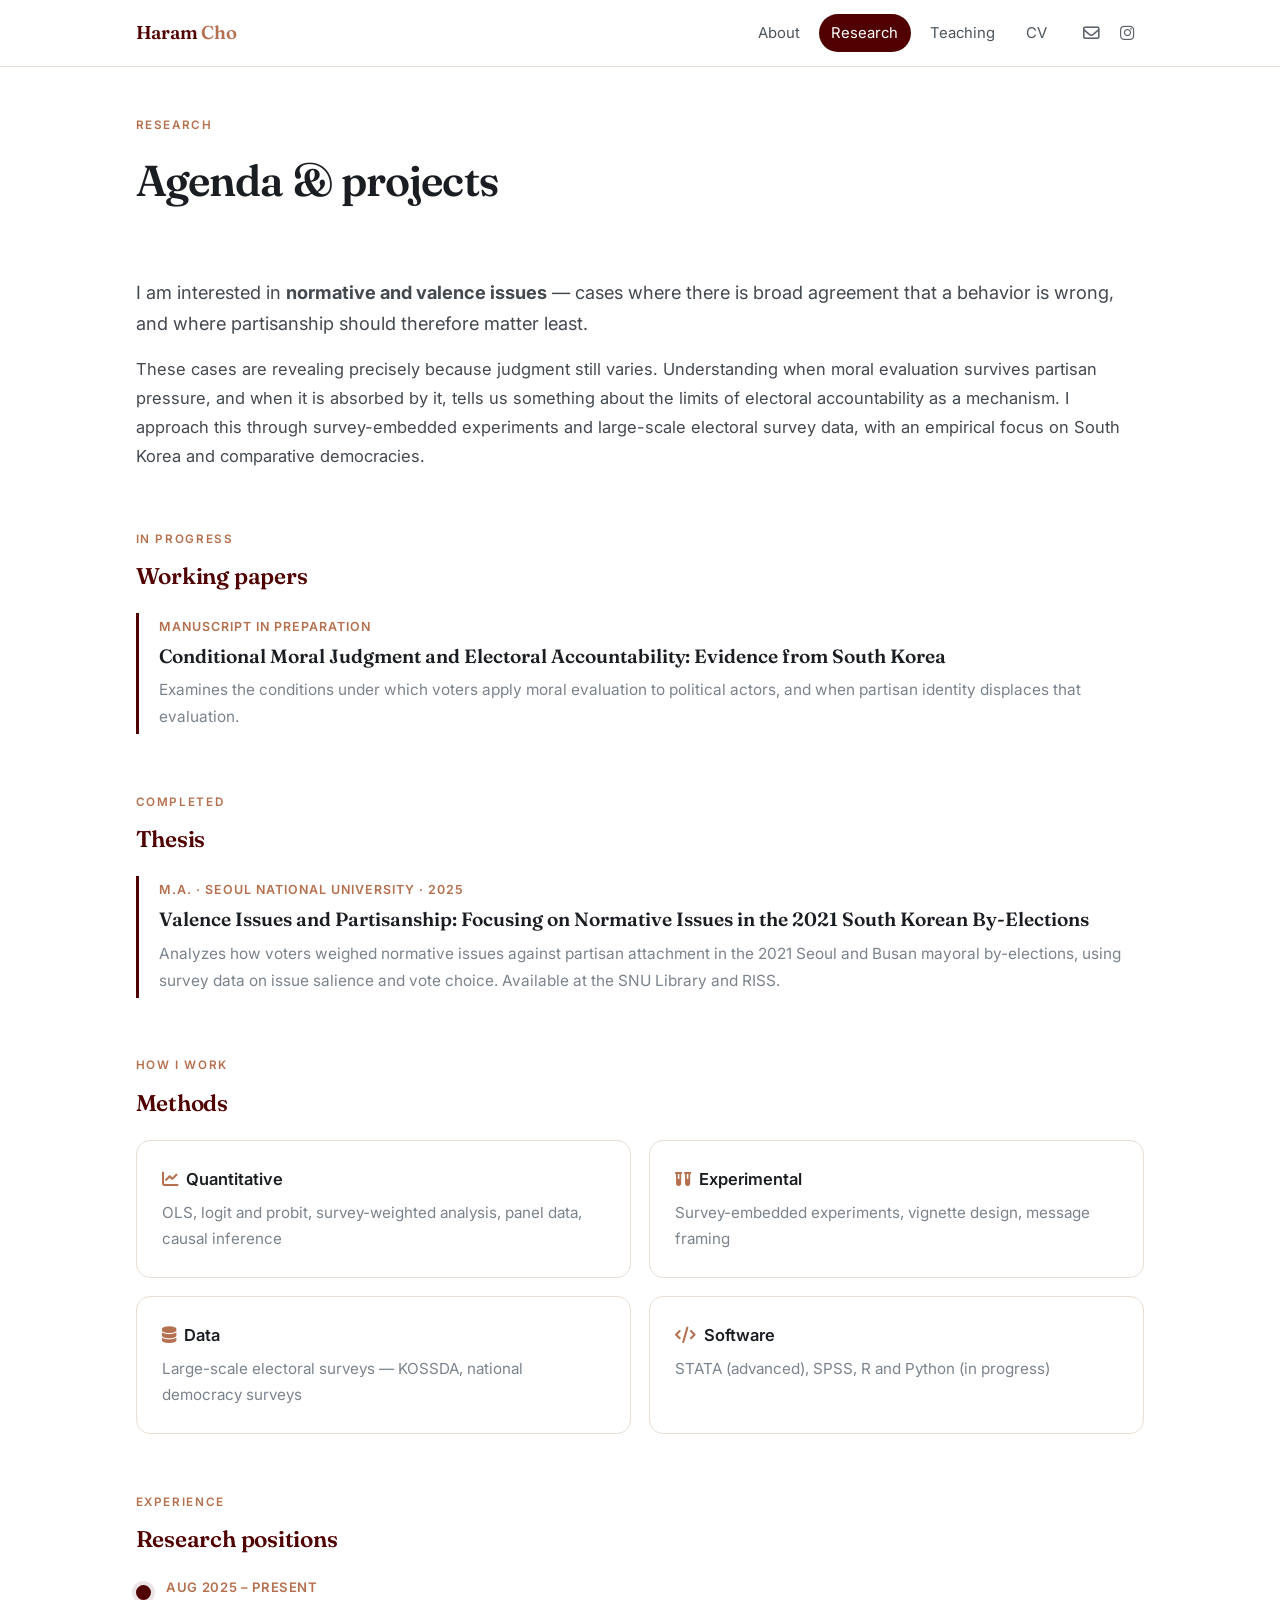
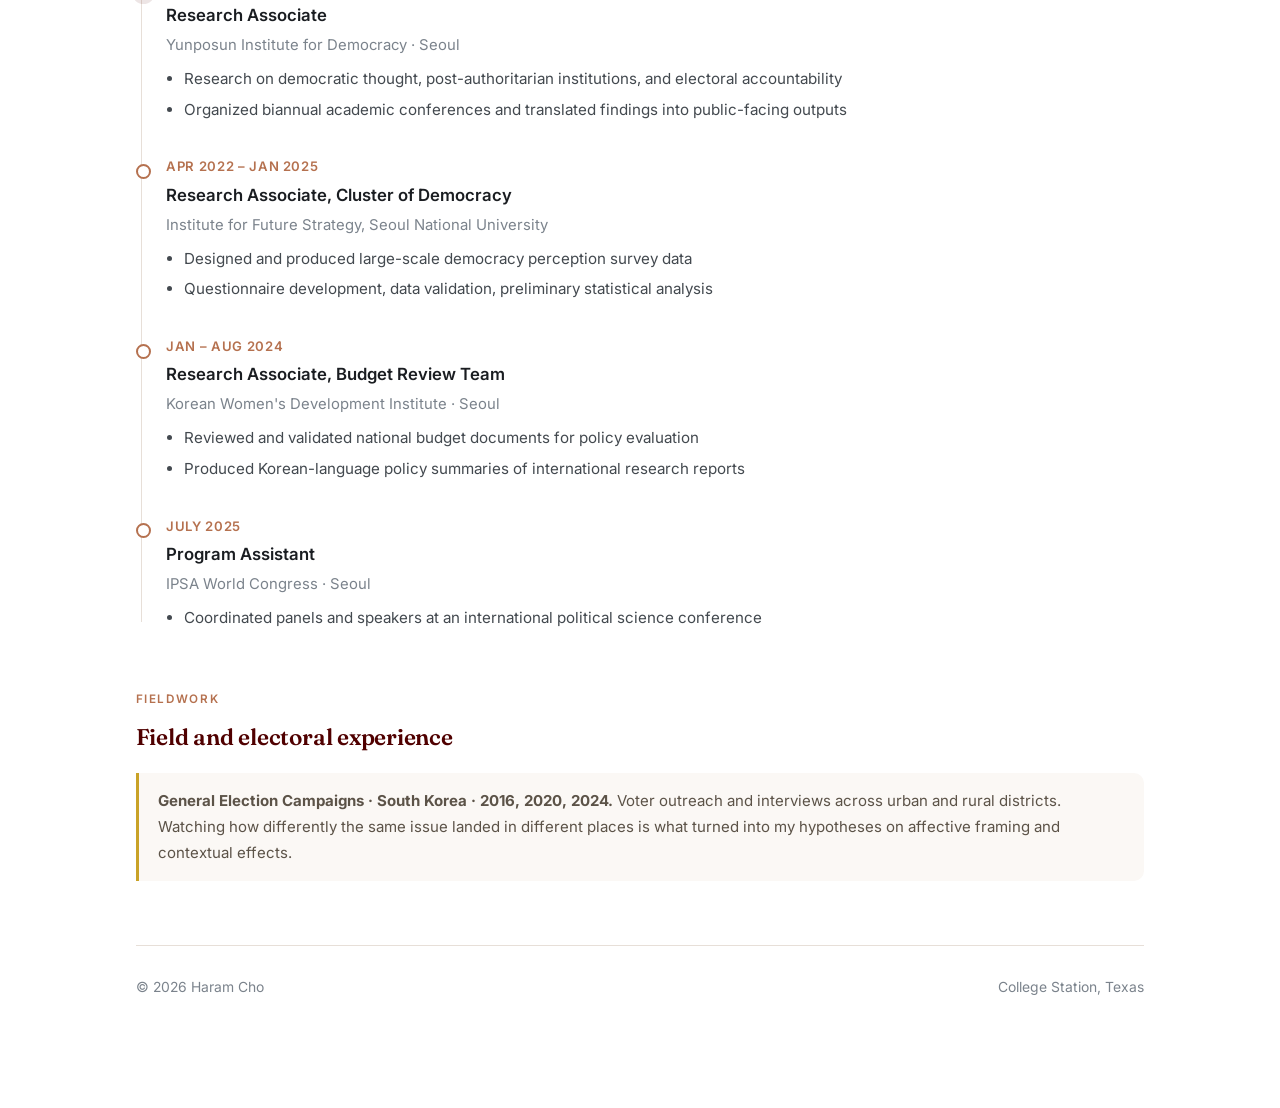
<file: research.html>
<!DOCTYPE html>
<html lang="en">
<head>
<meta charset="utf-8">
<meta name="viewport" content="width=device-width, initial-scale=1">
<title>Research | Haram Cho</title>
<meta name="description" content="Research agenda, working papers, and methods.">
<meta property="og:title" content="Research | Haram Cho">
<meta property="og:description" content="Research agenda, working papers, and methods.">
<meta property="og:type" content="website">
<link rel="preconnect" href="https://fonts.googleapis.com">
<link rel="preconnect" href="https://fonts.gstatic.com" crossorigin>
<link href="https://fonts.googleapis.com/css2?family=Fraunces:opsz,wght@9..144,400;9..144,600;9..144,700&family=Inter:wght@300;400;500;600&display=swap" rel="stylesheet">
<link href="https://cdnjs.cloudflare.com/ajax/libs/font-awesome/6.5.1/css/all.min.css" rel="stylesheet">
<style>
:root{
  --maroon:#500000; --maroon-lt:#7d2b2b; --clay:#B5714F; --gold:#C9A227;
  --ink:#1a1d21; --body:#43494f; --muted:#7b838c;
  --cream:#FBF8F5; --sand:#F3EDE7; --line:#E7DFD8;
}
*{box-sizing:border-box;margin:0;padding:0}
html{scroll-behavior:smooth}
body{background:#fff;color:var(--body);font-family:Inter,-apple-system,BlinkMacSystemFont,"Apple SD Gothic Neo",sans-serif;font-size:16.5px;line-height:1.75;-webkit-font-smoothing:antialiased}
a{color:var(--maroon-lt);text-decoration:none}
a:hover{color:var(--maroon)}
img{max-width:100%}

/* nav */
.nav{position:sticky;top:0;z-index:80;background:rgba(255,255,255,.86);backdrop-filter:saturate(180%) blur(14px);-webkit-backdrop-filter:saturate(180%) blur(14px);border-bottom:1px solid var(--line)}
.nav-in{max-width:1060px;margin:0 auto;padding:.9rem 1.6rem;display:flex;align-items:center;gap:.35rem;flex-wrap:wrap}
.brand{font-family:Fraunces,Georgia,serif;font-weight:600;font-size:1.16rem;color:var(--maroon);margin-right:auto;letter-spacing:-.01em}
.brand span{color:var(--clay)}
.nav a.pg{font-size:.93rem;color:#4d545b;padding:.35rem .8rem;border-radius:99px;transition:.18s}
.nav a.pg:hover{background:var(--sand);color:var(--maroon)}
.nav a.pg.active{background:var(--maroon);color:#fff}
.icons{margin-left:.6rem;display:flex;gap:.1rem}
.icons a{width:34px;height:34px;display:grid;place-items:center;border-radius:99px;color:#5b6169;transition:.18s}
.icons a:hover{background:var(--maroon);color:#fff}

main{max-width:1060px;margin:0 auto;padding:0 1.6rem 5rem}

/* type */
.serif{font-family:Fraunces,Georgia,serif}
.eyebrow{font-size:.73rem;font-weight:600;letter-spacing:.14em;text-transform:uppercase;color:var(--clay);margin-bottom:.5rem}
h1.big{font-family:Fraunces,Georgia,serif;font-size:clamp(2.6rem,6vw,4rem);line-height:1.06;font-weight:600;color:var(--ink);letter-spacing:-.025em}
h1.pg-title{font-family:Fraunces,Georgia,serif;font-size:clamp(2rem,4vw,2.7rem);font-weight:600;color:var(--ink);letter-spacing:-.02em;margin-bottom:.4rem}
h2{font-family:Fraunces,Georgia,serif;font-size:1.42rem;font-weight:600;color:var(--maroon);margin:0 0 1rem;letter-spacing:-.01em}
h3{font-size:1.03rem;font-weight:600;color:var(--ink)}
.lede{font-size:1.14rem;color:var(--body);line-height:1.7}
p{margin-bottom:1.05rem}
.sec{margin-top:3.6rem}
.pg-head{padding-top:3rem}

/* hero */
.hero{position:relative;padding:4.2rem 0 3.4rem;display:grid;grid-template-columns:1fr 300px;gap:4rem;align-items:center}
.hero::before{content:"";position:absolute;inset:-40% -30% auto auto;width:620px;height:620px;background:radial-gradient(circle at 30% 30%,rgba(181,113,79,.13),transparent 62%);z-index:-1;pointer-events:none}
.hero::after{content:"";position:absolute;left:-16%;bottom:-24%;width:460px;height:460px;background:radial-gradient(circle,rgba(80,0,0,.07),transparent 64%);z-index:-1;pointer-events:none}
.tagline{font-family:Fraunces,Georgia,serif;font-size:1.28rem;font-style:italic;color:var(--clay);margin:.5rem 0 1.5rem;font-weight:400}
.photo-wrap{position:relative}
.photo{width:100%;aspect-ratio:1;object-fit:cover;border-radius:50%;display:block;box-shadow:0 18px 46px -18px rgba(80,0,0,.32)}
.photo-ring{position:absolute;inset:-13px;border:1px solid var(--line);border-radius:50%;pointer-events:none}
.photo-ring.two{inset:-26px;border-color:#f2ece7}

/* chips */
.chips{display:flex;flex-wrap:wrap;gap:.45rem;margin:1.1rem 0}
.chip{font-size:.83rem;padding:.32rem .8rem;border-radius:99px;background:var(--sand);color:#6c4a3c;border:1px solid #e8ded5}
.chip.dark{background:var(--maroon);color:#fff;border-color:var(--maroon)}

/* band */
.band{background:var(--cream);border-top:1px solid var(--line);border-bottom:1px solid var(--line);margin:3.4rem calc(50% - 50vw);padding:3rem calc(50vw - 50% + 1.6rem)}
.quote{font-family:Fraunces,Georgia,serif;font-size:clamp(1.25rem,2.6vw,1.72rem);line-height:1.5;color:var(--ink);font-weight:400;max-width:44ch}
.quote em{color:var(--maroon);font-style:italic}

/* cards */
.grid{display:grid;gap:1.1rem}
.g3{grid-template-columns:repeat(3,1fr)}
.g2{grid-template-columns:repeat(2,1fr)}
.card{border:1px solid var(--line);border-radius:14px;padding:1.5rem 1.6rem;background:#fff;transition:.2s;position:relative;overflow:hidden}
.card:hover{transform:translateY(-3px);box-shadow:0 14px 34px -18px rgba(26,29,33,.28);border-color:#dcd0c6}
.card .num{font-family:Fraunces,Georgia,serif;font-size:2.4rem;color:var(--sand);position:absolute;top:.4rem;right:1rem;line-height:1;font-weight:600}
.card h3{margin-bottom:.4rem}
.card p{font-size:.95rem;color:var(--muted);margin:0}

.paper{border-left:3px solid var(--maroon);padding:.2rem 0 .2rem 1.3rem;margin-bottom:2rem}
.paper .status{font-size:.78rem;letter-spacing:.08em;text-transform:uppercase;color:var(--clay);font-weight:600}
.paper h3{font-family:Fraunces,Georgia,serif;font-size:1.2rem;font-weight:600;color:var(--ink);margin:.3rem 0 .5rem;line-height:1.4}
.paper p{font-size:.96rem;color:var(--muted);margin:0}

/* timeline */
.tl{position:relative;padding-left:1.9rem}
.tl::before{content:"";position:absolute;left:5px;top:.6rem;bottom:.6rem;width:1px;background:var(--line)}
.tl-item{position:relative;margin-bottom:2rem}
.tl-item::before{content:"";position:absolute;left:-1.9rem;top:.55rem;width:11px;height:11px;border-radius:50%;background:#fff;border:2px solid var(--clay)}
.tl-item.now::before{background:var(--maroon);border-color:var(--maroon);box-shadow:0 0 0 4px rgba(80,0,0,.1)}
.tl-when{font-size:.82rem;letter-spacing:.05em;color:var(--clay);font-weight:600;text-transform:uppercase}
.tl-item h3{margin:.15rem 0 .1rem;font-size:1.05rem}
.tl-where{font-size:.93rem;color:var(--muted);margin-bottom:.5rem}
.tl-item ul{margin:.4rem 0 0 1.1rem;font-size:.95rem;color:var(--body)}
.tl-item li{margin-bottom:.25rem}

/* misc */
.btn{display:inline-flex;align-items:center;gap:.5rem;background:var(--maroon);color:#fff;border-radius:99px;padding:.6rem 1.3rem;font-size:.93rem;font-weight:500;transition:.2s}
.btn:hover{background:#3d0000;color:#fff;transform:translateY(-1px)}
.btn.ghost{background:transparent;color:var(--maroon);border:1px solid var(--line)}
.btn.ghost:hover{background:var(--maroon);color:#fff;border-color:var(--maroon)}
.actions{display:flex;gap:.6rem;flex-wrap:wrap;margin-top:.4rem}
.dl{display:grid;grid-template-columns:190px 1fr;gap:.5rem 1.4rem;font-size:.97rem}
.dl dt{font-weight:600;color:var(--ink)}
.dl dd{color:var(--muted)}
.note{background:var(--cream);border-left:3px solid var(--gold);border-radius:0 10px 10px 0;padding:.9rem 1.2rem;font-size:.94rem;color:#5c5348}
.contact-row{display:flex;align-items:center;gap:.75rem;padding:.7rem 0;border-bottom:1px solid var(--line);font-size:.98rem}
.contact-row i{color:var(--clay);width:20px;text-align:center}
footer{border-top:1px solid var(--line);margin-top:4rem;padding:1.8rem 0;display:flex;justify-content:space-between;color:var(--muted);font-size:.87rem;flex-wrap:wrap;gap:.5rem}

@media(max-width:880px){
  .hero{grid-template-columns:1fr;gap:2.4rem;padding-top:2.6rem}
  .photo-wrap{max-width:230px;order:-1}
  .g3,.g2{grid-template-columns:1fr}
  .dl{grid-template-columns:1fr;gap:.1rem 0}
  .dl dd{margin-bottom:.8rem}
}
</style>
</head>
<body>
<div class="nav"><div class="nav-in">
  <a class="brand" href="index.html">Haram <span>Cho</span></a>
  <a class="pg" href="index.html">About</a><a class="pg active" href="research.html">Research</a><a class="pg" href="teaching.html">Teaching</a><a class="pg" href="cv.html">CV</a>
  <span class="icons">
    <a href="mailto:cpfl393@tamu.edu" title="Email" aria-label="Email"><i class="fa-regular fa-envelope"></i></a>
    <a href="https://instagram.com/haraam_politics" title="Instagram" aria-label="Instagram"><i class="fa-brands fa-instagram"></i></a>
  </span>
</div></div>
<main>

  <div class="pg-head">
    <div class="eyebrow">Research</div>
    <h1 class="pg-title">Agenda &amp; projects</h1>
  </div>

  <div class="sec">
    <p class="lede">I am interested in <strong>normative and valence issues</strong> &mdash;
      cases where there is broad agreement that a behavior is wrong, and where
      partisanship should therefore matter least.</p>
    <p>These cases are revealing precisely because judgment still varies. Understanding
      when moral evaluation survives partisan pressure, and when it is absorbed by it,
      tells us something about the limits of electoral accountability as a mechanism.
      I approach this through survey-embedded experiments and large-scale electoral
      survey data, with an empirical focus on South Korea and comparative democracies.</p>
  </div>

  <div class="sec">
    <div class="eyebrow">In progress</div>
    <h2>Working papers</h2>
    <div class="paper">
      <div class="status">Manuscript in preparation</div>
      <h3>Conditional Moral Judgment and Electoral Accountability: Evidence from South Korea</h3>
      <p>Examines the conditions under which voters apply moral evaluation to political
        actors, and when partisan identity displaces that evaluation.</p>
    </div>
  </div>

  <div class="sec">
    <div class="eyebrow">Completed</div>
    <h2>Thesis</h2>
    <div class="paper">
      <div class="status">M.A. &middot; Seoul National University &middot; 2025</div>
      <h3>Valence Issues and Partisanship: Focusing on Normative Issues in the 2021 South Korean By-Elections</h3>
      <p>Analyzes how voters weighed normative issues against partisan attachment in the
        2021 Seoul and Busan mayoral by-elections, using survey data on issue salience
        and vote choice. Available at the SNU Library and RISS.</p>
    </div>
  </div>

  <div class="sec">
    <div class="eyebrow">How I work</div>
    <h2>Methods</h2>
    <div class="grid g2">
      <div class="card"><h3><i class="fa-solid fa-chart-line" style="color:var(--clay);margin-right:.5rem"></i>Quantitative</h3>
        <p>OLS, logit and probit, survey-weighted analysis, panel data, causal inference</p></div>
      <div class="card"><h3><i class="fa-solid fa-vials" style="color:var(--clay);margin-right:.5rem"></i>Experimental</h3>
        <p>Survey-embedded experiments, vignette design, message framing</p></div>
      <div class="card"><h3><i class="fa-solid fa-database" style="color:var(--clay);margin-right:.5rem"></i>Data</h3>
        <p>Large-scale electoral surveys &mdash; KOSSDA, national democracy surveys</p></div>
      <div class="card"><h3><i class="fa-solid fa-code" style="color:var(--clay);margin-right:.5rem"></i>Software</h3>
        <p>STATA (advanced), SPSS, R and Python (in progress)</p></div>
    </div>
  </div>

  <div class="sec">
    <div class="eyebrow">Experience</div>
    <h2>Research positions</h2>
    <div class="tl">
      <div class="tl-item now">
        <div class="tl-when">Aug 2025 &ndash; Present</div>
        <h3>Research Associate</h3>
        <div class="tl-where">Yunposun Institute for Democracy &middot; Seoul</div>
        <ul><li>Research on democratic thought, post-authoritarian institutions, and electoral accountability</li>
        <li>Organized biannual academic conferences and translated findings into public-facing outputs</li></ul>
      </div>
      <div class="tl-item">
        <div class="tl-when">Apr 2022 &ndash; Jan 2025</div>
        <h3>Research Associate, Cluster of Democracy</h3>
        <div class="tl-where">Institute for Future Strategy, Seoul National University</div>
        <ul><li>Designed and produced large-scale democracy perception survey data</li>
        <li>Questionnaire development, data validation, preliminary statistical analysis</li></ul>
      </div>
      <div class="tl-item">
        <div class="tl-when">Jan &ndash; Aug 2024</div>
        <h3>Research Associate, Budget Review Team</h3>
        <div class="tl-where">Korean Women's Development Institute &middot; Seoul</div>
        <ul><li>Reviewed and validated national budget documents for policy evaluation</li>
        <li>Produced Korean-language policy summaries of international research reports</li></ul>
      </div>
      <div class="tl-item">
        <div class="tl-when">July 2025</div>
        <h3>Program Assistant</h3>
        <div class="tl-where">IPSA World Congress &middot; Seoul</div>
        <ul><li>Coordinated panels and speakers at an international political science conference</li></ul>
      </div>
    </div>
  </div>

  <div class="sec">
    <div class="eyebrow">Fieldwork</div>
    <h2>Field and electoral experience</h2>
    <div class="note"><strong>General Election Campaigns &middot; South Korea &middot; 2016, 2020, 2024.</strong>
      Voter outreach and interviews across urban and rural districts. Watching how
      differently the same issue landed in different places is what turned into my
      hypotheses on affective framing and contextual effects.</div>
  </div>

<footer>
  <span>&copy; 2026 Haram Cho</span>
  <span>College Station, Texas</span>
</footer>
</main>
</body>
</html>
</file>
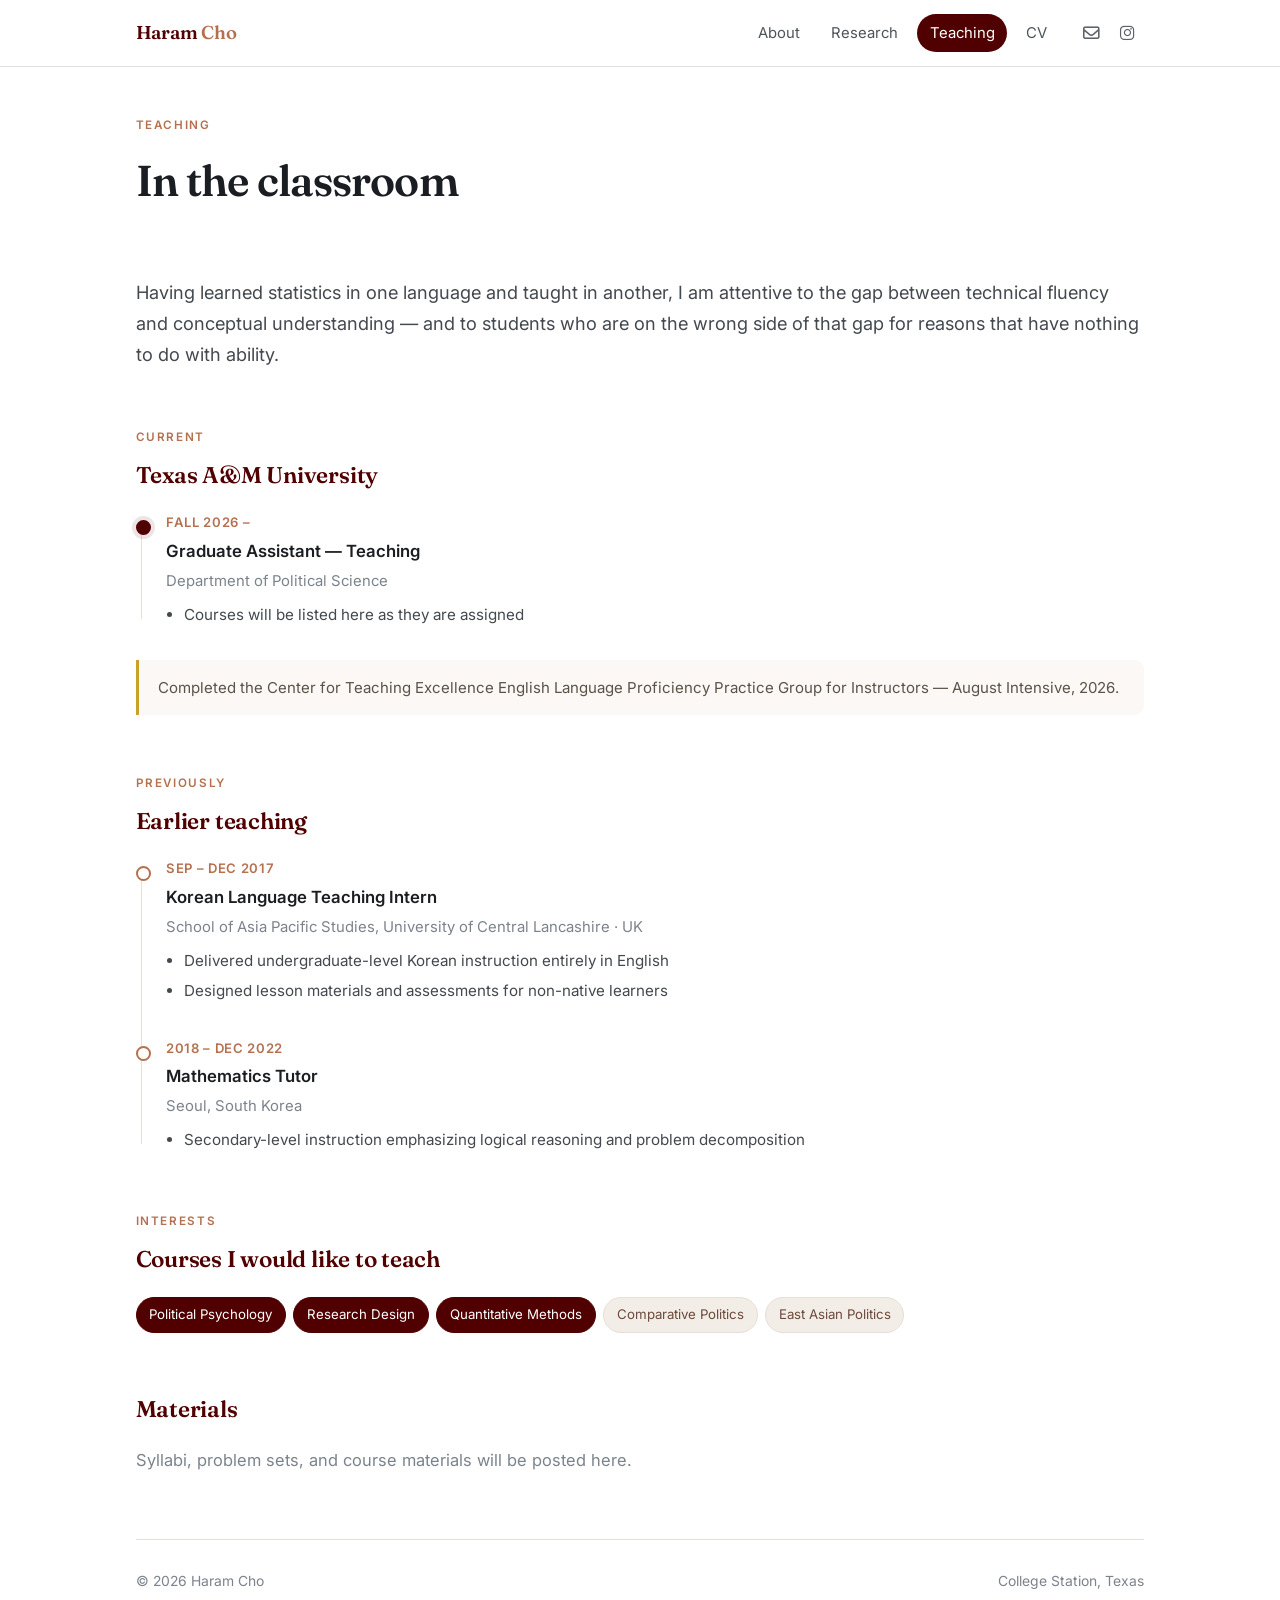
<file: teaching.html>
<!DOCTYPE html>
<html lang="en">
<head>
<meta charset="utf-8">
<meta name="viewport" content="width=device-width, initial-scale=1">
<title>Teaching | Haram Cho</title>
<meta name="description" content="Teaching experience and interests.">
<meta property="og:title" content="Teaching | Haram Cho">
<meta property="og:description" content="Teaching experience and interests.">
<meta property="og:type" content="website">
<link rel="preconnect" href="https://fonts.googleapis.com">
<link rel="preconnect" href="https://fonts.gstatic.com" crossorigin>
<link href="https://fonts.googleapis.com/css2?family=Fraunces:opsz,wght@9..144,400;9..144,600;9..144,700&family=Inter:wght@300;400;500;600&display=swap" rel="stylesheet">
<link href="https://cdnjs.cloudflare.com/ajax/libs/font-awesome/6.5.1/css/all.min.css" rel="stylesheet">
<style>
:root{
  --maroon:#500000; --maroon-lt:#7d2b2b; --clay:#B5714F; --gold:#C9A227;
  --ink:#1a1d21; --body:#43494f; --muted:#7b838c;
  --cream:#FBF8F5; --sand:#F3EDE7; --line:#E7DFD8;
}
*{box-sizing:border-box;margin:0;padding:0}
html{scroll-behavior:smooth}
body{background:#fff;color:var(--body);font-family:Inter,-apple-system,BlinkMacSystemFont,"Apple SD Gothic Neo",sans-serif;font-size:16.5px;line-height:1.75;-webkit-font-smoothing:antialiased}
a{color:var(--maroon-lt);text-decoration:none}
a:hover{color:var(--maroon)}
img{max-width:100%}

/* nav */
.nav{position:sticky;top:0;z-index:80;background:rgba(255,255,255,.86);backdrop-filter:saturate(180%) blur(14px);-webkit-backdrop-filter:saturate(180%) blur(14px);border-bottom:1px solid var(--line)}
.nav-in{max-width:1060px;margin:0 auto;padding:.9rem 1.6rem;display:flex;align-items:center;gap:.35rem;flex-wrap:wrap}
.brand{font-family:Fraunces,Georgia,serif;font-weight:600;font-size:1.16rem;color:var(--maroon);margin-right:auto;letter-spacing:-.01em}
.brand span{color:var(--clay)}
.nav a.pg{font-size:.93rem;color:#4d545b;padding:.35rem .8rem;border-radius:99px;transition:.18s}
.nav a.pg:hover{background:var(--sand);color:var(--maroon)}
.nav a.pg.active{background:var(--maroon);color:#fff}
.icons{margin-left:.6rem;display:flex;gap:.1rem}
.icons a{width:34px;height:34px;display:grid;place-items:center;border-radius:99px;color:#5b6169;transition:.18s}
.icons a:hover{background:var(--maroon);color:#fff}

main{max-width:1060px;margin:0 auto;padding:0 1.6rem 5rem}

/* type */
.serif{font-family:Fraunces,Georgia,serif}
.eyebrow{font-size:.73rem;font-weight:600;letter-spacing:.14em;text-transform:uppercase;color:var(--clay);margin-bottom:.5rem}
h1.big{font-family:Fraunces,Georgia,serif;font-size:clamp(2.6rem,6vw,4rem);line-height:1.06;font-weight:600;color:var(--ink);letter-spacing:-.025em}
h1.pg-title{font-family:Fraunces,Georgia,serif;font-size:clamp(2rem,4vw,2.7rem);font-weight:600;color:var(--ink);letter-spacing:-.02em;margin-bottom:.4rem}
h2{font-family:Fraunces,Georgia,serif;font-size:1.42rem;font-weight:600;color:var(--maroon);margin:0 0 1rem;letter-spacing:-.01em}
h3{font-size:1.03rem;font-weight:600;color:var(--ink)}
.lede{font-size:1.14rem;color:var(--body);line-height:1.7}
p{margin-bottom:1.05rem}
.sec{margin-top:3.6rem}
.pg-head{padding-top:3rem}

/* hero */
.hero{position:relative;padding:4.2rem 0 3.4rem;display:grid;grid-template-columns:1fr 300px;gap:4rem;align-items:center}
.hero::before{content:"";position:absolute;inset:-40% -30% auto auto;width:620px;height:620px;background:radial-gradient(circle at 30% 30%,rgba(181,113,79,.13),transparent 62%);z-index:-1;pointer-events:none}
.hero::after{content:"";position:absolute;left:-16%;bottom:-24%;width:460px;height:460px;background:radial-gradient(circle,rgba(80,0,0,.07),transparent 64%);z-index:-1;pointer-events:none}
.tagline{font-family:Fraunces,Georgia,serif;font-size:1.28rem;font-style:italic;color:var(--clay);margin:.5rem 0 1.5rem;font-weight:400}
.photo-wrap{position:relative}
.photo{width:100%;aspect-ratio:1;object-fit:cover;border-radius:50%;display:block;box-shadow:0 18px 46px -18px rgba(80,0,0,.32)}
.photo-ring{position:absolute;inset:-13px;border:1px solid var(--line);border-radius:50%;pointer-events:none}
.photo-ring.two{inset:-26px;border-color:#f2ece7}

/* chips */
.chips{display:flex;flex-wrap:wrap;gap:.45rem;margin:1.1rem 0}
.chip{font-size:.83rem;padding:.32rem .8rem;border-radius:99px;background:var(--sand);color:#6c4a3c;border:1px solid #e8ded5}
.chip.dark{background:var(--maroon);color:#fff;border-color:var(--maroon)}

/* band */
.band{background:var(--cream);border-top:1px solid var(--line);border-bottom:1px solid var(--line);margin:3.4rem calc(50% - 50vw);padding:3rem calc(50vw - 50% + 1.6rem)}
.quote{font-family:Fraunces,Georgia,serif;font-size:clamp(1.25rem,2.6vw,1.72rem);line-height:1.5;color:var(--ink);font-weight:400;max-width:44ch}
.quote em{color:var(--maroon);font-style:italic}

/* cards */
.grid{display:grid;gap:1.1rem}
.g3{grid-template-columns:repeat(3,1fr)}
.g2{grid-template-columns:repeat(2,1fr)}
.card{border:1px solid var(--line);border-radius:14px;padding:1.5rem 1.6rem;background:#fff;transition:.2s;position:relative;overflow:hidden}
.card:hover{transform:translateY(-3px);box-shadow:0 14px 34px -18px rgba(26,29,33,.28);border-color:#dcd0c6}
.card .num{font-family:Fraunces,Georgia,serif;font-size:2.4rem;color:var(--sand);position:absolute;top:.4rem;right:1rem;line-height:1;font-weight:600}
.card h3{margin-bottom:.4rem}
.card p{font-size:.95rem;color:var(--muted);margin:0}

.paper{border-left:3px solid var(--maroon);padding:.2rem 0 .2rem 1.3rem;margin-bottom:2rem}
.paper .status{font-size:.78rem;letter-spacing:.08em;text-transform:uppercase;color:var(--clay);font-weight:600}
.paper h3{font-family:Fraunces,Georgia,serif;font-size:1.2rem;font-weight:600;color:var(--ink);margin:.3rem 0 .5rem;line-height:1.4}
.paper p{font-size:.96rem;color:var(--muted);margin:0}

/* timeline */
.tl{position:relative;padding-left:1.9rem}
.tl::before{content:"";position:absolute;left:5px;top:.6rem;bottom:.6rem;width:1px;background:var(--line)}
.tl-item{position:relative;margin-bottom:2rem}
.tl-item::before{content:"";position:absolute;left:-1.9rem;top:.55rem;width:11px;height:11px;border-radius:50%;background:#fff;border:2px solid var(--clay)}
.tl-item.now::before{background:var(--maroon);border-color:var(--maroon);box-shadow:0 0 0 4px rgba(80,0,0,.1)}
.tl-when{font-size:.82rem;letter-spacing:.05em;color:var(--clay);font-weight:600;text-transform:uppercase}
.tl-item h3{margin:.15rem 0 .1rem;font-size:1.05rem}
.tl-where{font-size:.93rem;color:var(--muted);margin-bottom:.5rem}
.tl-item ul{margin:.4rem 0 0 1.1rem;font-size:.95rem;color:var(--body)}
.tl-item li{margin-bottom:.25rem}

/* misc */
.btn{display:inline-flex;align-items:center;gap:.5rem;background:var(--maroon);color:#fff;border-radius:99px;padding:.6rem 1.3rem;font-size:.93rem;font-weight:500;transition:.2s}
.btn:hover{background:#3d0000;color:#fff;transform:translateY(-1px)}
.btn.ghost{background:transparent;color:var(--maroon);border:1px solid var(--line)}
.btn.ghost:hover{background:var(--maroon);color:#fff;border-color:var(--maroon)}
.actions{display:flex;gap:.6rem;flex-wrap:wrap;margin-top:.4rem}
.dl{display:grid;grid-template-columns:190px 1fr;gap:.5rem 1.4rem;font-size:.97rem}
.dl dt{font-weight:600;color:var(--ink)}
.dl dd{color:var(--muted)}
.note{background:var(--cream);border-left:3px solid var(--gold);border-radius:0 10px 10px 0;padding:.9rem 1.2rem;font-size:.94rem;color:#5c5348}
.contact-row{display:flex;align-items:center;gap:.75rem;padding:.7rem 0;border-bottom:1px solid var(--line);font-size:.98rem}
.contact-row i{color:var(--clay);width:20px;text-align:center}
footer{border-top:1px solid var(--line);margin-top:4rem;padding:1.8rem 0;display:flex;justify-content:space-between;color:var(--muted);font-size:.87rem;flex-wrap:wrap;gap:.5rem}

@media(max-width:880px){
  .hero{grid-template-columns:1fr;gap:2.4rem;padding-top:2.6rem}
  .photo-wrap{max-width:230px;order:-1}
  .g3,.g2{grid-template-columns:1fr}
  .dl{grid-template-columns:1fr;gap:.1rem 0}
  .dl dd{margin-bottom:.8rem}
}
</style>
</head>
<body>
<div class="nav"><div class="nav-in">
  <a class="brand" href="index.html">Haram <span>Cho</span></a>
  <a class="pg" href="index.html">About</a><a class="pg" href="research.html">Research</a><a class="pg active" href="teaching.html">Teaching</a><a class="pg" href="cv.html">CV</a>
  <span class="icons">
    <a href="mailto:cpfl393@tamu.edu" title="Email" aria-label="Email"><i class="fa-regular fa-envelope"></i></a>
    <a href="https://instagram.com/haraam_politics" title="Instagram" aria-label="Instagram"><i class="fa-brands fa-instagram"></i></a>
  </span>
</div></div>
<main>

  <div class="pg-head">
    <div class="eyebrow">Teaching</div>
    <h1 class="pg-title">In the classroom</h1>
  </div>

  <div class="sec">
    <p class="lede">Having learned statistics in one language and taught in another,
      I am attentive to the gap between technical fluency and conceptual understanding &mdash;
      and to students who are on the wrong side of that gap for reasons that have
      nothing to do with ability.</p>
  </div>

  <div class="sec">
    <div class="eyebrow">Current</div>
    <h2>Texas A&amp;M University</h2>
    <div class="tl">
      <div class="tl-item now">
        <div class="tl-when">Fall 2026 &ndash;</div>
        <h3>Graduate Assistant &mdash; Teaching</h3>
        <div class="tl-where">Department of Political Science</div>
        <ul><li>Courses will be listed here as they are assigned</li></ul>
      </div>
    </div>
    <div class="note">Completed the Center for Teaching Excellence English Language
      Proficiency Practice Group for Instructors &mdash; August Intensive, 2026.</div>
  </div>

  <div class="sec">
    <div class="eyebrow">Previously</div>
    <h2>Earlier teaching</h2>
    <div class="tl">
      <div class="tl-item">
        <div class="tl-when">Sep &ndash; Dec 2017</div>
        <h3>Korean Language Teaching Intern</h3>
        <div class="tl-where">School of Asia Pacific Studies, University of Central Lancashire &middot; UK</div>
        <ul><li>Delivered undergraduate-level Korean instruction entirely in English</li>
        <li>Designed lesson materials and assessments for non-native learners</li></ul>
      </div>
      <div class="tl-item">
        <div class="tl-when">2018 &ndash; Dec 2022</div>
        <h3>Mathematics Tutor</h3>
        <div class="tl-where">Seoul, South Korea</div>
        <ul><li>Secondary-level instruction emphasizing logical reasoning and problem decomposition</li></ul>
      </div>
    </div>
  </div>

  <div class="sec">
    <div class="eyebrow">Interests</div>
    <h2>Courses I would like to teach</h2>
    <div class="chips">
      <span class="chip dark">Political Psychology</span>
      <span class="chip dark">Research Design</span>
      <span class="chip dark">Quantitative Methods</span>
      <span class="chip">Comparative Politics</span>
      <span class="chip">East Asian Politics</span>
    </div>
  </div>

  <div class="sec">
    <h2>Materials</h2>
    <p style="color:var(--muted)">Syllabi, problem sets, and course materials will be posted here.</p>
  </div>

<footer>
  <span>&copy; 2026 Haram Cho</span>
  <span>College Station, Texas</span>
</footer>
</main>
</body>
</html>
</file>
